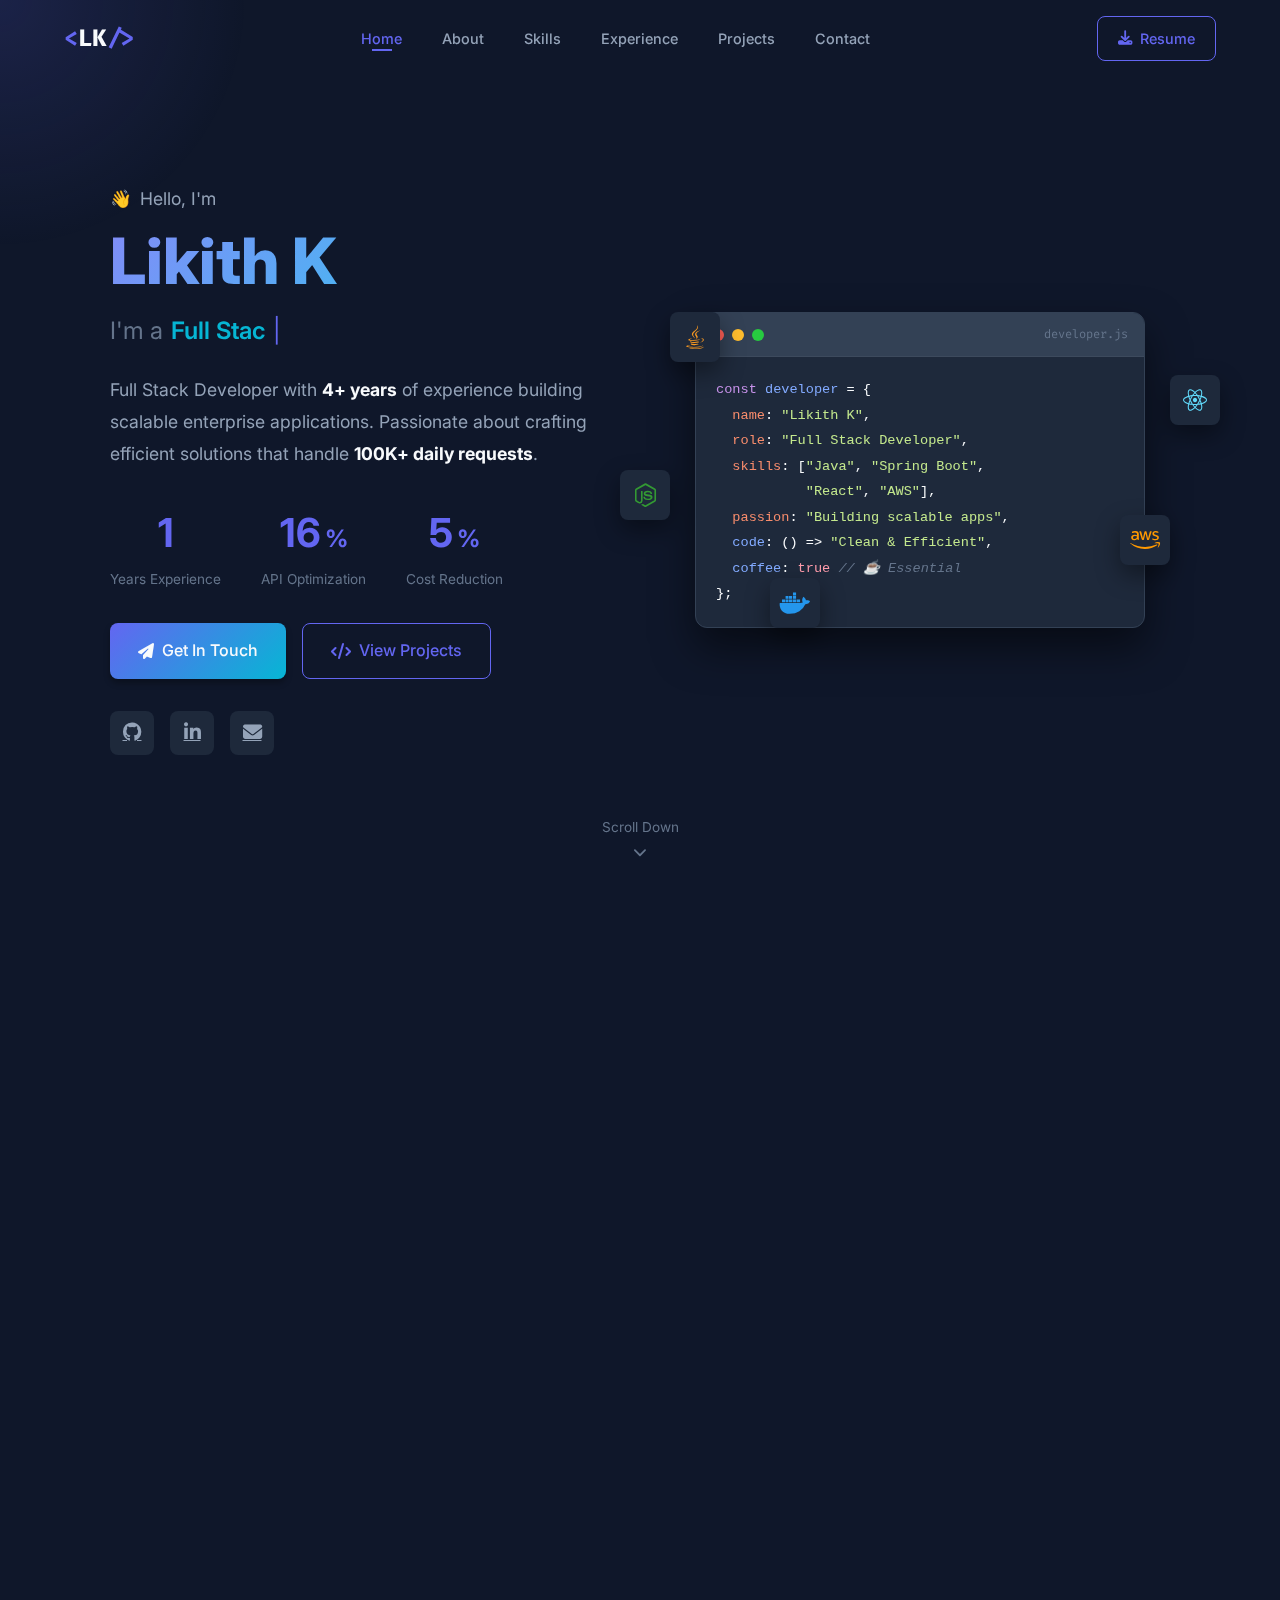
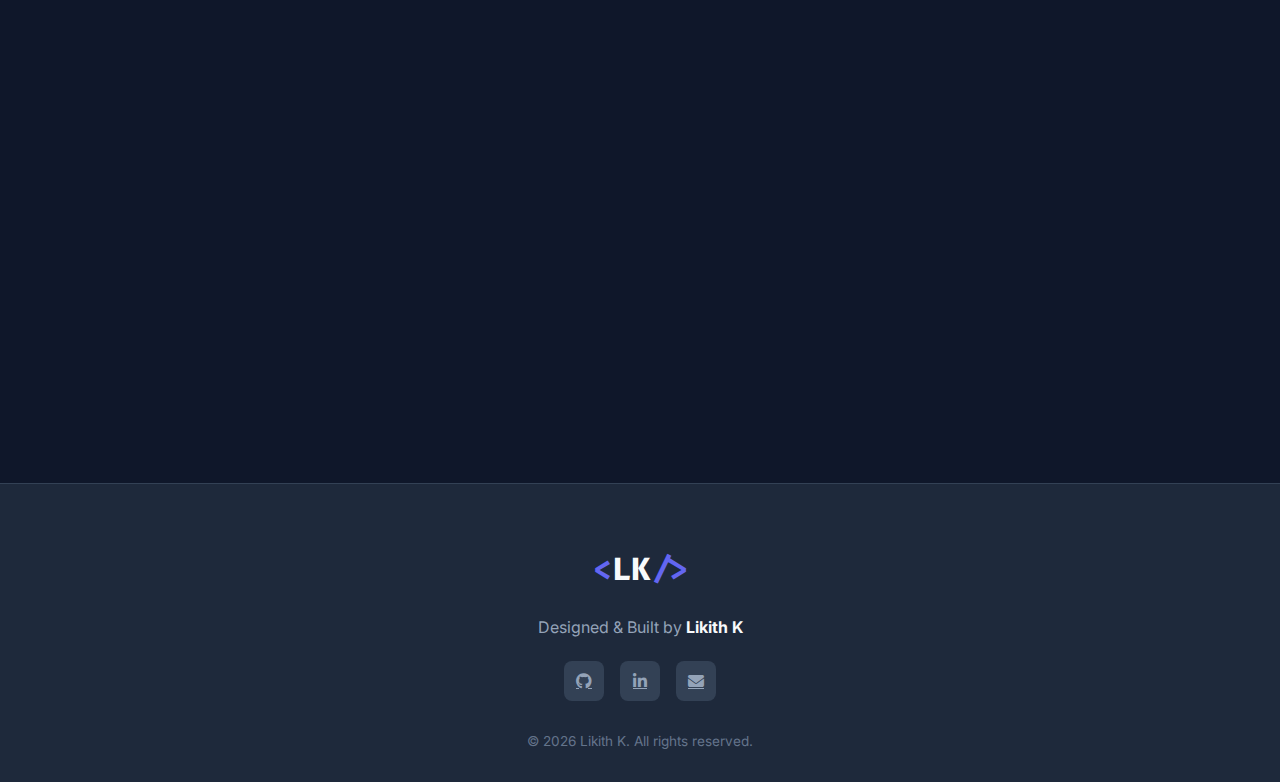
<file: index.html>
<!DOCTYPE html>
<html lang="en">
<head>
    <meta charset="UTF-8">
    <meta name="viewport" content="width=device-width, initial-scale=1.0">
    <meta name="description" content="Likith K - Full Stack Developer Portfolio. 4+ years of experience in Java, Spring Boot, React, and cloud technologies.">
    <meta name="keywords" content="Full Stack Developer, Java, Spring Boot, React, Software Engineer">
    <meta name="author" content="Likith K">
    
    <title>Likith K | Full Stack Developer</title>
    
    <!-- Favicon -->
    <link rel="icon" type="image/svg+xml" href="assets/images/favicon.svg">
    
    <!-- Google Fonts -->
    <link rel="preconnect" href="https://fonts.googleapis.com">
    <link rel="preconnect" href="https://fonts.gstatic.com" crossorigin>
    <link href="https://fonts.googleapis.com/css2?family=Inter:wght@300;400;500;600;700;800&family=Fira+Code:wght@400;500&display=swap" rel="stylesheet">
    
    <!-- Icons -->
    <link rel="stylesheet" href="https://cdnjs.cloudflare.com/ajax/libs/font-awesome/6.5.1/css/all.min.css">
    
    <!-- Styles -->
    <link rel="stylesheet" href="assets/css/style.css">
</head>
<body>
    <!-- Cursor Glow Effect -->
    <div class="cursor-glow" id="cursorGlow"></div>
    
    <!-- Navigation -->
    <nav class="navbar" id="navbar">
        <div class="nav-container">
            <a href="#home" class="nav-logo">
                <span class="logo-bracket">&lt;</span>LK<span class="logo-bracket">/&gt;</span>
            </a>
            
            <ul class="nav-menu" id="navMenu">
                <li><a href="#home" class="nav-link active">Home</a></li>
                <li><a href="#about" class="nav-link">About</a></li>
                <li><a href="#skills" class="nav-link">Skills</a></li>
                <li><a href="#experience" class="nav-link">Experience</a></li>
                <li><a href="#projects" class="nav-link">Projects</a></li>
                <li><a href="#contact" class="nav-link">Contact</a></li>
            </ul>
            
            <a href="assets/resume/Likith%20K%20-%20Full%20Stack%20Developer%20Resume.pdf" class="nav-resume-btn" download>
                <i class="fas fa-download"></i> Resume
            </a>
            
            <button class="nav-toggle" id="navToggle" aria-label="Toggle navigation">
                <span class="hamburger"></span>
            </button>
        </div>
    </nav>

    <!-- Hero Section -->
    <section id="home" class="hero">
        <div class="hero-container">
            <div class="hero-content">
                <p class="hero-greeting">
                    <span class="wave">👋</span> Hello, I'm
                </p>
                <h1 class="hero-name">Likith K</h1>
                <div class="hero-title-wrapper">
                    <span class="hero-title-prefix">I'm a</span>
                    <span class="hero-title" id="typedText"></span>
                    <span class="cursor-blink">|</span>
                </div>
                <p class="hero-description">
                    Full Stack Developer with <strong>4+ years</strong> of experience building scalable enterprise applications. 
                    Passionate about crafting efficient solutions that handle <strong>100K+ daily requests</strong>.
                </p>
                <div class="hero-stats">
                    <div class="stat-item">
                        <span class="stat-number" data-count="4">0</span>
                        <span class="stat-label">Years Experience</span>
                    </div>
                    <div class="stat-item">
                        <span class="stat-number" data-count="45">0</span>
                        <span class="stat-suffix">%</span>
                        <span class="stat-label">API Optimization</span>
                    </div>
                    <div class="stat-item">
                        <span class="stat-number" data-count="15">0</span>
                        <span class="stat-suffix">%</span>
                        <span class="stat-label">Cost Reduction</span>
                    </div>
                </div>
                <div class="hero-cta">
                    <a href="#contact" class="btn btn-primary">
                        <i class="fas fa-paper-plane"></i> Get In Touch
                    </a>
                    <a href="#projects" class="btn btn-secondary">
                        <i class="fas fa-code"></i> View Projects
                    </a>
                </div>
                <div class="hero-social">
                    <a href="https://github.com/Likith0111" target="_blank" rel="noopener noreferrer" aria-label="GitHub">
                        <i class="fab fa-github"></i>
                    </a>
                    <a href="https://www.linkedin.com/in/likithck/" target="_blank" rel="noopener noreferrer" aria-label="LinkedIn">
                        <i class="fab fa-linkedin-in"></i>
                    </a>
                    <a href="mailto:kancharlalikith@gmail.com" aria-label="Email">
                        <i class="fas fa-envelope"></i>
                    </a>
                </div>
            </div>
            <div class="hero-visual">
                <div class="code-window">
                    <div class="code-header">
                        <span class="code-dot red"></span>
                        <span class="code-dot yellow"></span>
                        <span class="code-dot green"></span>
                        <span class="code-title">developer.js</span>
                    </div>
                    <pre class="code-content"><code><span class="code-keyword">const</span> <span class="code-variable">developer</span> = {
  <span class="code-property">name</span>: <span class="code-string">"Likith K"</span>,
  <span class="code-property">role</span>: <span class="code-string">"Full Stack Developer"</span>,
  <span class="code-property">skills</span>: [<span class="code-string">"Java"</span>, <span class="code-string">"Spring Boot"</span>, 
           <span class="code-string">"React"</span>, <span class="code-string">"AWS"</span>],
  <span class="code-property">passion</span>: <span class="code-string">"Building scalable apps"</span>,
  <span class="code-method">code</span>: () => <span class="code-string">"Clean & Efficient"</span>,
  <span class="code-method">coffee</span>: <span class="code-boolean">true</span> <span class="code-comment">// ☕ Essential</span>
};</code></pre>
                </div>
                <div class="floating-icons">
                    <div class="float-icon icon-java"><i class="fab fa-java"></i></div>
                    <div class="float-icon icon-react"><i class="fab fa-react"></i></div>
                    <div class="float-icon icon-aws"><i class="fab fa-aws"></i></div>
                    <div class="float-icon icon-docker"><i class="fab fa-docker"></i></div>
                    <div class="float-icon icon-node"><i class="fab fa-node-js"></i></div>
                </div>
            </div>
        </div>
        <div class="scroll-indicator">
            <span>Scroll Down</span>
            <i class="fas fa-chevron-down"></i>
        </div>
    </section>

    <!-- About Section -->
    <section id="about" class="about section">
        <div class="container">
            <h2 class="section-title">
                <span class="title-number">01.</span> About Me
            </h2>
            <div class="about-content">
                <div class="about-text">
                    <p>
                        I'm a passionate <strong>Full Stack Developer</strong> who thrives on turning complex problems into elegant, 
                        scalable solutions. With over <strong>4 years of professional experience</strong>, I've had the privilege of 
                        working on enterprise healthcare systems at <strong>Evernorth Health Services</strong>, where I architect applications that 
                        process millions of transactions daily.
                    </p>
                    <p>
                        My journey in tech started with a fascination for how software can transform businesses. Today, I specialize 
                        in building robust backend systems with <strong>Java and Spring Boot</strong>, creating dynamic user interfaces 
                        with <strong>React</strong>, and deploying scalable infrastructure on <strong>AWS</strong>.
                    </p>
                    <p>
                        When I'm not coding, I enjoy exploring new technologies, contributing to open-source projects, and 
                        mentoring aspiring developers. I believe in writing clean, maintainable code and following best practices 
                        that stand the test of time.
                    </p>
                    <div class="about-highlights">
                        <div class="highlight-item">
                            <i class="fas fa-graduation-cap"></i>
                            <div>
                                <strong>M.S. Computer Science</strong>
                                <span>University of Cincinnati (GPA: 3.8)</span>
                            </div>
                        </div>
                        <div class="highlight-item">
                            <i class="fas fa-map-marker-alt"></i>
                            <div>
                                <strong>Based in Phoenix, Arizona</strong>
                                <span>Open for opportunities</span>
                            </div>
                        </div>
                    </div>
                </div>
                <div class="about-image">
                    <div class="about-card">
                        <div class="card-icon">
                            <i class="fas fa-code"></i>
                        </div>
                        <h3>What I Do</h3>
                        <ul class="about-list">
                            <li><i class="fas fa-check"></i> Full Stack Development</li>
                            <li><i class="fas fa-check"></i> API Design & Microservices</li>
                            <li><i class="fas fa-check"></i> Cloud Architecture (AWS)</li>
                            <li><i class="fas fa-check"></i> CI/CD Pipeline Setup</li>
                            <li><i class="fas fa-check"></i> Database Optimization</li>
                            <li><i class="fas fa-check"></i> System Design</li>
                        </ul>
                    </div>
                </div>
            </div>
        </div>
    </section>

    <!-- Skills Section -->
    <section id="skills" class="skills section">
        <div class="container">
            <h2 class="section-title">
                <span class="title-number">02.</span> Technical Skills
            </h2>
            <div class="skills-grid">
                <div class="skill-category">
                    <div class="category-header">
                        <i class="fas fa-server"></i>
                        <h3>Backend Development</h3>
                    </div>
                    <div class="skill-tags">
                        <span class="skill-tag primary">Java 17</span>
                        <span class="skill-tag primary">Spring Boot 3</span>
                        <span class="skill-tag primary">Python</span>
                        <span class="skill-tag">FastAPI</span>
                        <span class="skill-tag">Pydantic</span>
                        <span class="skill-tag">Spring Security</span>
                        <span class="skill-tag">Node.js</span>
                        <span class="skill-tag">REST APIs</span>
                        <span class="skill-tag">GraphQL</span>
                        <span class="skill-tag">Microservices</span>
                    </div>
                </div>
                
                <div class="skill-category">
                    <div class="category-header">
                        <i class="fas fa-desktop"></i>
                        <h3>Frontend Development</h3>
                    </div>
                    <div class="skill-tags">
                        <span class="skill-tag primary">React 18</span>
                        <span class="skill-tag primary">JavaScript ES6+</span>
                        <span class="skill-tag">TypeScript</span>
                        <span class="skill-tag">Redux</span>
                        <span class="skill-tag">Next.js</span>
                        <span class="skill-tag">HTML5</span>
                        <span class="skill-tag">CSS3</span>
                        <span class="skill-tag">Material-UI</span>
                    </div>
                </div>
                
                <div class="skill-category">
                    <div class="category-header">
                        <i class="fas fa-database"></i>
                        <h3>Databases</h3>
                    </div>
                    <div class="skill-tags">
                        <span class="skill-tag primary">PostgreSQL</span>
                        <span class="skill-tag primary">MongoDB</span>
                        <span class="skill-tag">MySQL</span>
                        <span class="skill-tag">Redis</span>
                        <span class="skill-tag">Elasticsearch</span>
                    </div>
                </div>
                
                <div class="skill-category">
                    <div class="category-header">
                        <i class="fas fa-cloud"></i>
                        <h3>Cloud & DevOps</h3>
                    </div>
                    <div class="skill-tags">
                        <span class="skill-tag primary">AWS</span>
                        <span class="skill-tag primary">Docker</span>
                        <span class="skill-tag">Kubernetes</span>
                        <span class="skill-tag">Jenkins</span>
                        <span class="skill-tag">Terraform</span>
                        <span class="skill-tag">GitHub Actions</span>
                        <span class="skill-tag">CI/CD</span>
                    </div>
                </div>
                
                <div class="skill-category">
                    <div class="category-header">
                        <i class="fas fa-tools"></i>
                        <h3>Tools & Practices</h3>
                    </div>
                    <div class="skill-tags">
                        <span class="skill-tag">Git</span>
                        <span class="skill-tag">JIRA</span>
                        <span class="skill-tag">Postman</span>
                        <span class="skill-tag">Agile/Scrum</span>
                        <span class="skill-tag">TDD</span>
                        <span class="skill-tag">System Design</span>
                        <span class="skill-tag">Code Review</span>
                    </div>
                </div>
            </div>
        </div>
    </section>

    <!-- Experience Section -->
    <section id="experience" class="experience section">
        <div class="container">
            <h2 class="section-title">
                <span class="title-number">03.</span> Work Experience
            </h2>
            <div class="timeline">
                <div class="timeline-item">
                    <div class="timeline-marker">
                        <i class="fas fa-briefcase"></i>
                    </div>
                    <div class="timeline-content">
                        <div class="timeline-header">
                            <div>
                                <h3>Full Stack Developer</h3>
                                <p class="company">Evernorth Health Services</p>
                            </div>
                            <span class="timeline-date">Jun 2025 - Present</span>
                        </div>
                        <p class="location"><i class="fas fa-map-marker-alt"></i> Dallas, TX</p>
                        <ul class="timeline-list">
                            <li>Architect enterprise healthcare applications using <strong>Java 17, Spring Boot 3, and React 18</strong>, supporting <strong>100K+ daily requests</strong> with 99.9% uptime</li>
                            <li>Consolidated business logic into unified Product API, <strong>reducing API calls by 45%</strong> and eliminating duplication across 12+ applications</li>
                            <li>Designed microservices with PostgreSQL and Redis caching, achieving <strong>15% cost reduction</strong> in cloud infrastructure</li>
                            <li>Implemented CI/CD pipelines using Docker, Jenkins, and AWS (ECS, Lambda, S3), reducing deployment time by 60%</li>
                            <li>Ensured HIPAA compliance through secure coding practices, JWT authentication, and audit logging</li>
                        </ul>
                        <div class="tech-used">
                            <span>Java</span>
                            <span>Spring Boot</span>
                            <span>React</span>
                            <span>AWS</span>
                            <span>Docker</span>
                            <span>PostgreSQL</span>
                        </div>
                    </div>
                </div>
                
                <div class="timeline-item">
                    <div class="timeline-marker">
                        <i class="fas fa-university"></i>
                    </div>
                    <div class="timeline-content">
                        <div class="timeline-header">
                            <div>
                                <h3>Graduate Teaching Assistant</h3>
                                <p class="company">University of Cincinnati</p>
                            </div>
                            <span class="timeline-date">Aug 2023 - May 2025</span>
                        </div>
                        <p class="location"><i class="fas fa-map-marker-alt"></i> Cincinnati, OH</p>
                        <ul class="timeline-list">
                            <li>Developed and maintained Java-based academic applications and course management tools, improving system performance by 30%</li>
                            <li>Automated data processing and grading workflows using Python and SQL, reducing manual processing time by 50%</li>
                            <li>Supported lab infrastructure and development environments for graduate-level CS courses</li>
                            <li>Collaborated with faculty to design and deploy software engineering curriculum tools and assignments</li>
                            <li>Conducted code reviews and provided technical guidance on Java, databases, and best practices</li>
                        </ul>
                        <div class="tech-used">
                            <span>Java</span>
                            <span>Python</span>
                            <span>SQL</span>
                            <span>Teaching</span>
                        </div>
                    </div>
                </div>
                
                <div class="timeline-item">
                    <div class="timeline-marker">
                        <i class="fas fa-laptop-code"></i>
                    </div>
                    <div class="timeline-content">
                        <div class="timeline-header">
                            <div>
                                <h3>Software Engineer</h3>
                                <p class="company">BDM Solutions</p>
                            </div>
                            <span class="timeline-date">Apr 2022 - Jul 2023</span>
                        </div>
                        <p class="location"><i class="fas fa-map-marker-alt"></i> Chennai, India</p>
                        <ul class="timeline-list">
                            <li>Built end-to-end web applications using Java, Spring Boot, React, and Node.js, delivering 15+ features</li>
                            <li>Designed scalable RESTful APIs improving response time by 40% through caching and query optimization</li>
                            <li>Developed responsive UIs with React, Redux, and Material-UI ensuring cross-browser compatibility</li>
                            <li>Optimized database queries in PostgreSQL and MongoDB, reducing query execution time by 35%</li>
                            <li>Participated in agile ceremonies, code reviews, and sprint planning to ensure on-time delivery</li>
                        </ul>
                        <div class="tech-used">
                            <span>Java</span>
                            <span>Spring Boot</span>
                            <span>React</span>
                            <span>Node.js</span>
                            <span>MongoDB</span>
                        </div>
                    </div>
                </div>
            </div>
        </div>
    </section>

    <!-- Projects Section -->
    <section id="projects" class="projects section">
        <div class="container">
            <h2 class="section-title">
                <span class="title-number">04.</span> Featured Projects
            </h2>
            <div class="projects-grid">
                <article class="project-card featured">
                    <div class="project-image">
                        <div class="project-overlay">
                            <div class="project-links">
                                <a href="https://github.com/Likith0111/aws-serverless-expense-approval" target="_blank" rel="noopener noreferrer" class="project-link">
                                    <i class="fab fa-github"></i>
                                </a>
                            </div>
                        </div>
                        <div class="project-visual">
                            <i class="fab fa-aws"></i>
                        </div>
                    </div>
                    <div class="project-content">
                        <span class="project-label">Featured Project</span>
                        <h3>Serverless Expense Approval Workflow</h3>
                        <p class="project-description">
                            A production-grade <strong>serverless backend system</strong> that processes employee expense claims using 
                            <strong>AWS Lambda and Step Functions</strong>. Validates expense structure, enforces corporate spending policies, 
                            applies rule-based fraud detection heuristics with a risk scoring engine (0–100 scale), and automatically 
                            renders approval decisions — all without human intervention for routine claims.
                        </p>
                        <div class="project-features">
                            <span><i class="fas fa-check"></i> Multi-step Step Functions Workflow</span>
                            <span><i class="fas fa-check"></i> Parallel Policy & Fraud Checks</span>
                            <span><i class="fas fa-check"></i> Rule-based Fraud Detection</span>
                            <span><i class="fas fa-check"></i> Terraform IaC (AWS)</span>
                            <span><i class="fas fa-check"></i> 100% Free Tier Compliant</span>
                        </div>
                        <div class="project-tech">
                            <span>TypeScript</span>
                            <span>AWS Lambda</span>
                            <span>Step Functions</span>
                            <span>API Gateway</span>
                            <span>DynamoDB</span>
                            <span>Terraform</span>
                        </div>
                    </div>
                </article>

                <article class="project-card featured">
                    <div class="project-image">
                        <div class="project-overlay">
                            <div class="project-links">
                                <a href="https://github.com/Likith0111/Clinical-AI-adverse-event-detection" target="_blank" rel="noopener noreferrer" class="project-link">
                                    <i class="fab fa-github"></i>
                                </a>
                            </div>
                        </div>
                        <div class="project-visual">
                            <i class="fas fa-robot"></i>
                        </div>
                    </div>
                    <div class="project-content">
                        <span class="project-label">Featured Project</span>
                        <h3>AI Adverse Event Detection</h3>
                        <p class="project-description">
                            <strong>Python/FastAPI</strong> REST API that analyzes reported symptoms to detect potential adverse events with 
                            <strong>92% accuracy</strong>. Clinical decision engine with rule-based safety screening (e.g. low O2, hypotension), 
                            multi-LLM support (OpenAI GPT-4 / Anthropic Claude), Pydantic validation, JWT/RBAC, and JSONL audit logging. 
                            Deployed on AWS via Terraform (EC2, S3, VPC, CloudWatch).
                        </p>
                        <div class="project-features">
                            <span><i class="fas fa-check"></i> Batch Processing (1–10 patients/request)</span>
                            <span><i class="fas fa-check"></i> Multi-LLM (OpenAI / Anthropic / Mock)</span>
                            <span><i class="fas fa-check"></i> Rule-based Safety Screening</span>
                            <span><i class="fas fa-check"></i> JWT Auth & RBAC</span>
                            <span><i class="fas fa-check"></i> Terraform IaC (AWS)</span>
                        </div>
                        <div class="project-tech">
                            <span>Python 3.10+</span>
                            <span>FastAPI</span>
                            <span>Pydantic</span>
                            <span>OpenAI</span>
                            <span>Anthropic</span>
                            <span>Terraform</span>
                            <span>AWS</span>
                            <span>Pytest</span>
                        </div>
                    </div>
                </article>
                
                <article class="project-card featured">
                    <div class="project-image">
                        <div class="project-overlay">
                            <div class="project-links">
                                <a href="https://github.com/Likith0111/JavaApplication" target="_blank" rel="noopener noreferrer" class="project-link">
                                    <i class="fab fa-github"></i>
                                </a>
                            </div>
                        </div>
                        <div class="project-visual">
                            <i class="fas fa-layer-group"></i>
                        </div>
                    </div>
                    <div class="project-content">
                        <span class="project-label">Featured Project</span>
                        <h3>Enterprise Full Stack Applications Suite</h3>
                        <p class="project-description">
                            A comprehensive monorepo containing <strong>4 microservices-ready applications</strong>: E-Commerce, 
                            Food Ordering, Event Booking, and Job Portal. Demonstrates clean architecture, SOLID principles, 
                            and enterprise-grade security with JWT authentication and RBAC.
                        </p>
                        <div class="project-features">
                            <span><i class="fas fa-check"></i> 4 Business Domains</span>
                            <span><i class="fas fa-check"></i> Clean Architecture & SOLID</span>
                            <span><i class="fas fa-check"></i> 100% JavaDoc Coverage</span>
                            <span><i class="fas fa-check"></i> JWT Auth & RBAC</span>
                            <span><i class="fas fa-check"></i> CI/CD Pipeline</span>
                        </div>
                        <div class="project-tech">
                            <span>Java</span>
                            <span>Spring Boot</span>
                            <span>React</span>
                            <span>PostgreSQL</span>
                            <span>Docker</span>
                            <span>GitHub Actions</span>
                        </div>
                    </div>
                </article>
            </div>
        </div>
    </section>

    <!-- Contact Section -->
    <section id="contact" class="contact section">
        <div class="container">
            <h2 class="section-title">
                <span class="title-number">05.</span> Get In Touch
            </h2>
            <div class="contact-content">
                <div class="contact-info">
                    <h3>Let's Connect!</h3>
                    <p>
                        I'm currently open to new opportunities and always happy to discuss potential collaborations, 
                        interesting projects, or just chat about technology. Feel free to reach out!
                    </p>
                    <div class="contact-details">
                        <div class="contact-item">
                            <div class="contact-icon">
                                <i class="fas fa-envelope"></i>
                            </div>
                            <div>
                                <span class="contact-label">Email</span>
                                <a href="mailto:kancharlalikith@gmail.com">kancharlalikith@gmail.com</a>
                            </div>
                        </div>
                        <div class="contact-item">
                            <div class="contact-icon">
                                <i class="fas fa-phone"></i>
                            </div>
                            <div>
                                <span class="contact-label">Phone</span>
                                <a href="tel:+15133997502">(513) 399-7502</a>
                            </div>
                        </div>
                        <div class="contact-item">
                            <div class="contact-icon">
                                <i class="fas fa-map-marker-alt"></i>
                            </div>
                            <div>
                                <span class="contact-label">Location</span>
                                <span>Based in Phoenix, Arizona</span>
                            </div>
                        </div>
                    </div>
                    <div class="contact-social">
                        <a href="https://github.com/Likith0111" target="_blank" rel="noopener noreferrer" aria-label="GitHub">
                            <i class="fab fa-github"></i>
                        </a>
                        <a href="https://www.linkedin.com/in/likithck/" target="_blank" rel="noopener noreferrer" aria-label="LinkedIn">
                            <i class="fab fa-linkedin-in"></i>
                        </a>
                        <a href="mailto:kancharlalikith@gmail.com" aria-label="Email">
                            <i class="fas fa-envelope"></i>
                        </a>
                    </div>
                </div>
                <form class="contact-form" id="contactForm">
                    <div class="form-group">
                        <label for="name">Name</label>
                        <input type="text" id="name" name="name" placeholder="Your Name" required>
                    </div>
                    <div class="form-group">
                        <label for="email">Email</label>
                        <input type="email" id="email" name="email" placeholder="your.email@example.com" required>
                    </div>
                    <div class="form-group">
                        <label for="subject">Subject</label>
                        <input type="text" id="subject" name="subject" placeholder="What's this about?">
                    </div>
                    <div class="form-group">
                        <label for="message">Message</label>
                        <textarea id="message" name="message" rows="5" placeholder="Your message..." required></textarea>
                    </div>
                    <button type="submit" class="btn btn-primary btn-submit">
                        <i class="fas fa-paper-plane"></i> Send Message
                    </button>
                </form>
            </div>
        </div>
    </section>

    <!-- Footer -->
    <footer class="footer">
        <div class="container">
            <div class="footer-content">
                <div class="footer-logo">
                    <span class="logo-bracket">&lt;</span>LK<span class="logo-bracket">/&gt;</span>
                </div>
                <p class="footer-text">
                    Designed & Built by <strong>Likith K</strong>
                </p>
                <div class="footer-social">
                    <a href="https://github.com/Likith0111" target="_blank" rel="noopener noreferrer" aria-label="GitHub">
                        <i class="fab fa-github"></i>
                    </a>
                    <a href="https://www.linkedin.com/in/likithck/" target="_blank" rel="noopener noreferrer" aria-label="LinkedIn">
                        <i class="fab fa-linkedin-in"></i>
                    </a>
                    <a href="mailto:kancharlalikith@gmail.com" aria-label="Email">
                        <i class="fas fa-envelope"></i>
                    </a>
                </div>
                <p class="footer-copyright">
                    &copy; <span id="currentYear"></span> Likith K. All rights reserved.
                </p>
            </div>
        </div>
    </footer>

    <!-- Back to Top Button -->
    <button class="back-to-top" id="backToTop" aria-label="Back to top">
        <i class="fas fa-arrow-up"></i>
    </button>

    <!-- Scripts -->
    <script src="assets/js/main.js"></script>
</body>
</html>
</file>
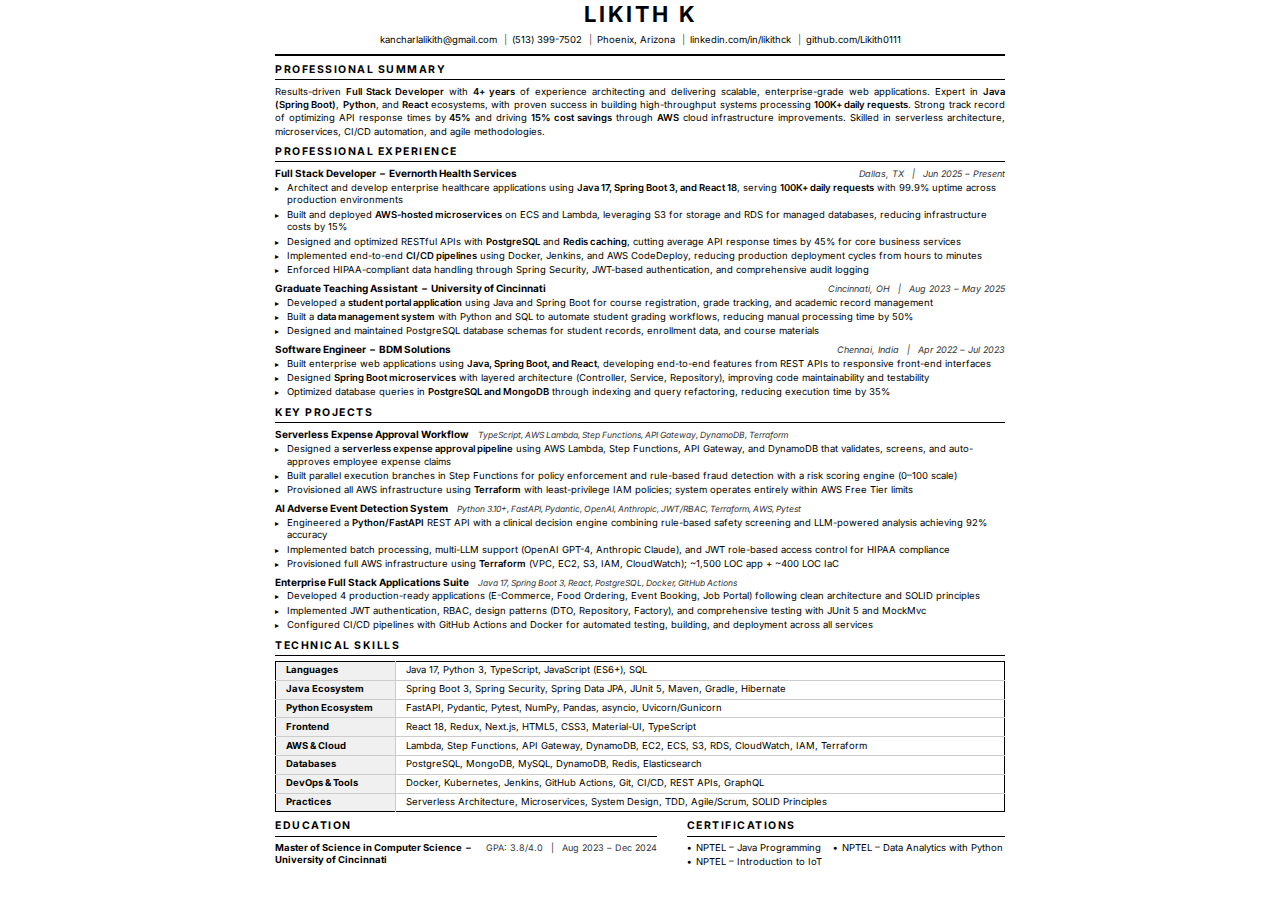
<file: assets/resume/Likith_K_Resume.html>
<!DOCTYPE html>
<html lang="en">
<head>
    <meta charset="UTF-8">
    <meta name="viewport" content="width=device-width, initial-scale=1.0">
    <title>Likith K - Full Stack Developer Resume</title>
    <link href="https://fonts.googleapis.com/css2?family=Inter:wght@400;500;600;700&display=swap" rel="stylesheet">
    <style>
        * {
            margin: 0;
            padding: 0;
            box-sizing: border-box;
        }

        @page {
            size: letter;
            margin: 0.35in 0.45in;
        }

        body {
            font-family: 'Inter', -apple-system, BlinkMacSystemFont, 'Segoe UI', sans-serif;
            font-size: 10px;
            line-height: 1.35;
            color: #000;
            background: #fff;
            -webkit-print-color-adjust: exact;
            print-color-adjust: exact;
        }

        .container {
            max-width: 7.6in;
            margin: 0 auto;
            padding: 0;
        }

        /* ── Header ── */
        .header {
            text-align: center;
            padding-bottom: 7px;
            border-bottom: 2px solid #000;
            margin-bottom: 6px;
        }

        .name {
            font-size: 22px;
            font-weight: 700;
            color: #000;
            letter-spacing: 3px;
            margin-bottom: 4px;
        }

        .contact-info {
            display: flex;
            justify-content: center;
            flex-wrap: wrap;
            gap: 3px 7px;
            font-size: 9.5px;
            color: #000;
        }

        .contact-info a {
            color: #000;
            text-decoration: none;
        }

        .contact-item {
            display: inline-flex;
            align-items: center;
        }

        .contact-item + .contact-item::before {
            content: "|";
            color: #555;
            margin-right: 5px;
        }

        /* ── Sections ── */
        .section {
            margin-top: 7px;
        }

        .section-title {
            font-size: 10.5px;
            font-weight: 700;
            color: #000;
            text-transform: uppercase;
            letter-spacing: 1.5px;
            padding-bottom: 2px;
            border-bottom: 1.5px solid #000;
            margin-bottom: 5px;
        }

        /* ── Summary ── */
        .summary {
            font-size: 9.5px;
            color: #000;
            line-height: 1.4;
            text-align: justify;
        }

        .highlight {
            font-weight: 600;
        }

        /* ── Experience ── */
        .exp-item {
            margin-bottom: 5px;
        }

        .exp-header {
            display: flex;
            justify-content: space-between;
            align-items: baseline;
            margin-bottom: 1px;
        }

        .exp-role {
            font-size: 10px;
            font-weight: 700;
            color: #000;
        }

        .exp-company {
            font-weight: 700;
        }

        .exp-meta {
            font-size: 9px;
            color: #333;
            font-style: italic;
            white-space: nowrap;
        }

        .bullet-list {
            list-style: none;
            padding-left: 0;
        }

        .bullet-list li {
            position: relative;
            padding-left: 12px;
            margin-bottom: 1.5px;
            font-size: 9.5px;
            color: #000;
            line-height: 1.35;
        }

        .bullet-list li::before {
            content: "▸";
            position: absolute;
            left: 0;
            top: 0;
            color: #000;
            font-size: 8px;
            line-height: 1.6;
        }

        /* ── Projects ── */
        .proj-item {
            margin-bottom: 5px;
        }

        .proj-header {
            margin-bottom: 1px;
        }

        .proj-title {
            font-size: 10px;
            font-weight: 700;
            color: #000;
        }

        .proj-tech {
            font-size: 8.5px;
            color: #333;
            font-style: italic;
            margin-left: 6px;
        }

        /* ── Skills Table ── */
        .skills-table {
            width: 100%;
            border-collapse: collapse;
            font-size: 9.5px;
            border: 1.5px solid #000;
        }

        .skills-table tr {
            border-bottom: 1px solid #ccc;
        }

        .skills-table tr:last-child {
            border-bottom: none;
        }

        .skills-table td {
            padding: 2.5px 10px;
            vertical-align: middle;
            color: #000;
        }

        .skills-table .s-label {
            font-weight: 700;
            background-color: #f0f0f0;
            width: 120px;
            white-space: nowrap;
            border-right: 1px solid #ccc;
        }

        .skills-table .s-value {
            color: #000;
        }

        /* ── Education & Certs ── */
        .bottom-row {
            display: flex;
            gap: 30px;
            margin-top: 7px;
        }

        .bottom-row .section {
            margin-top: 0;
        }

        .bottom-row .section:first-child {
            flex: 1.2;
        }

        .bottom-row .section:last-child {
            flex: 1;
        }

        .edu-row {
            display: flex;
            justify-content: space-between;
            align-items: baseline;
        }

        .edu-degree {
            font-size: 9.5px;
            font-weight: 700;
            color: #000;
        }

        .edu-meta {
            font-size: 9px;
            color: #333;
            white-space: nowrap;
        }

        .cert-list {
            display: flex;
            flex-wrap: wrap;
            gap: 2px 12px;
            font-size: 9.5px;
            color: #000;
        }

        .cert-item::before {
            content: "•";
            margin-right: 4px;
            font-weight: 700;
        }

        /* ── Print ── */
        @media print {
            body { font-size: 10px; }
            .container { padding: 0; }
        }
    </style>
</head>
<body>
    <div class="container">

        <!-- ════ HEADER ════ -->
        <header class="header">
            <h1 class="name">LIKITH K</h1>
            <div class="contact-info">
                <span class="contact-item"><a href="mailto:kancharlalikith@gmail.com">kancharlalikith@gmail.com</a></span>
                <span class="contact-item">(513) 399-7502</span>
                <span class="contact-item">Phoenix, Arizona</span>
                <span class="contact-item"><a href="https://www.linkedin.com/in/likithck/" target="_blank">linkedin.com/in/likithck</a></span>
                <span class="contact-item"><a href="https://github.com/Likith0111" target="_blank">github.com/Likith0111</a></span>
            </div>
        </header>

        <!-- ════ SUMMARY ════ -->
        <section class="section">
            <h2 class="section-title">Professional Summary</h2>
            <p class="summary">
                Results-driven <span class="highlight">Full Stack Developer</span> with <span class="highlight">4+ years</span> of experience architecting and delivering scalable, enterprise-grade web applications. Expert in <span class="highlight">Java (Spring Boot)</span>, <span class="highlight">Python</span>, and <span class="highlight">React</span> ecosystems, with proven success in building high-throughput systems processing <span class="highlight">100K+ daily requests</span>. Strong track record of optimizing API response times by <span class="highlight">45%</span> and driving <span class="highlight">15% cost savings</span> through <span class="highlight">AWS</span> cloud infrastructure improvements. Skilled in serverless architecture, microservices, CI/CD automation, and agile methodologies.
            </p>
        </section>

        <!-- ════ EXPERIENCE ════ -->
        <section class="section">
            <h2 class="section-title">Professional Experience</h2>

            <div class="exp-item">
                <div class="exp-header">
                    <span class="exp-role">Full Stack Developer &nbsp;–&nbsp; <span class="exp-company">Evernorth Health Services</span></span>
                    <span class="exp-meta">Dallas, TX &ensp;|&ensp; Jun 2025 – Present</span>
                </div>
                <ul class="bullet-list">
                    <li>Architect and develop enterprise healthcare applications using <span class="highlight">Java 17, Spring Boot 3, and React 18</span>, serving <span class="highlight">100K+ daily requests</span> with 99.9% uptime across production environments</li>
                    <li>Built and deployed <span class="highlight">AWS-hosted microservices</span> on ECS and Lambda, leveraging S3 for storage and RDS for managed databases, reducing infrastructure costs by 15%</li>
                    <li>Designed and optimized RESTful APIs with <span class="highlight">PostgreSQL</span> and <span class="highlight">Redis caching</span>, cutting average API response times by 45% for core business services</li>
                    <li>Implemented end-to-end <span class="highlight">CI/CD pipelines</span> using Docker, Jenkins, and AWS CodeDeploy, reducing production deployment cycles from hours to minutes</li>
                    <li>Enforced HIPAA-compliant data handling through Spring Security, JWT-based authentication, and comprehensive audit logging</li>
                </ul>
            </div>

            <div class="exp-item">
                <div class="exp-header">
                    <span class="exp-role">Graduate Teaching Assistant &nbsp;–&nbsp; <span class="exp-company">University of Cincinnati</span></span>
                    <span class="exp-meta">Cincinnati, OH &ensp;|&ensp; Aug 2023 – May 2025</span>
                </div>
                <ul class="bullet-list">
                    <li>Developed a <span class="highlight">student portal application</span> using Java and Spring Boot for course registration, grade tracking, and academic record management</li>
                    <li>Built a <span class="highlight">data management system</span> with Python and SQL to automate student grading workflows, reducing manual processing time by 50%</li>
                    <li>Designed and maintained PostgreSQL database schemas for student records, enrollment data, and course materials</li>
                </ul>
            </div>

            <div class="exp-item">
                <div class="exp-header">
                    <span class="exp-role">Software Engineer &nbsp;–&nbsp; <span class="exp-company">BDM Solutions</span></span>
                    <span class="exp-meta">Chennai, India &ensp;|&ensp; Apr 2022 – Jul 2023</span>
                </div>
                <ul class="bullet-list">
                    <li>Built enterprise web applications using <span class="highlight">Java, Spring Boot, and React</span>, developing end-to-end features from REST APIs to responsive front-end interfaces</li>
                    <li>Designed <span class="highlight">Spring Boot microservices</span> with layered architecture (Controller, Service, Repository), improving code maintainability and testability</li>
                    <li>Optimized database queries in <span class="highlight">PostgreSQL and MongoDB</span> through indexing and query refactoring, reducing execution time by 35%</li>
                </ul>
            </div>
        </section>

        <!-- ════ PROJECTS ════ -->
        <section class="section">
            <h2 class="section-title">Key Projects</h2>

            <div class="proj-item">
                <div class="proj-header">
                    <span class="proj-title">Serverless Expense Approval Workflow</span>
                    <span class="proj-tech">TypeScript, AWS Lambda, Step Functions, API Gateway, DynamoDB, Terraform</span>
                </div>
                <ul class="bullet-list">
                    <li>Designed a <span class="highlight">serverless expense approval pipeline</span> using AWS Lambda, Step Functions, API Gateway, and DynamoDB that validates, screens, and auto-approves employee expense claims</li>
                    <li>Built parallel execution branches in Step Functions for policy enforcement and rule-based fraud detection with a risk scoring engine (0–100 scale)</li>
                    <li>Provisioned all AWS infrastructure using <span class="highlight">Terraform</span> with least-privilege IAM policies; system operates entirely within AWS Free Tier limits</li>
                </ul>
            </div>

            <div class="proj-item">
                <div class="proj-header">
                    <span class="proj-title">AI Adverse Event Detection System</span>
                    <span class="proj-tech">Python 3.10+, FastAPI, Pydantic, OpenAI, Anthropic, JWT/RBAC, Terraform, AWS, Pytest</span>
                </div>
                <ul class="bullet-list">
                    <li>Engineered a <span class="highlight">Python/FastAPI</span> REST API with a clinical decision engine combining rule-based safety screening and LLM-powered analysis achieving 92% accuracy</li>
                    <li>Implemented batch processing, multi-LLM support (OpenAI GPT-4, Anthropic Claude), and JWT role-based access control for HIPAA compliance</li>
                    <li>Provisioned full AWS infrastructure using <span class="highlight">Terraform</span> (VPC, EC2, S3, IAM, CloudWatch); ~1,500 LOC app + ~400 LOC IaC</li>
                </ul>
            </div>

            <div class="proj-item">
                <div class="proj-header">
                    <span class="proj-title">Enterprise Full Stack Applications Suite</span>
                    <span class="proj-tech">Java 17, Spring Boot 3, React, PostgreSQL, Docker, GitHub Actions</span>
                </div>
                <ul class="bullet-list">
                    <li>Developed 4 production-ready applications (E-Commerce, Food Ordering, Event Booking, Job Portal) following clean architecture and SOLID principles</li>
                    <li>Implemented JWT authentication, RBAC, design patterns (DTO, Repository, Factory), and comprehensive testing with JUnit 5 and MockMvc</li>
                    <li>Configured CI/CD pipelines with GitHub Actions and Docker for automated testing, building, and deployment across all services</li>
                </ul>
            </div>
        </section>

        <!-- ════ TECHNICAL SKILLS ════ -->
        <section class="section">
            <h2 class="section-title">Technical Skills</h2>
            <table class="skills-table">
                <tr>
                    <td class="s-label">Languages</td>
                    <td class="s-value">Java 17, Python 3, TypeScript, JavaScript (ES6+), SQL</td>
                </tr>
                <tr>
                    <td class="s-label">Java Ecosystem</td>
                    <td class="s-value">Spring Boot 3, Spring Security, Spring Data JPA, JUnit 5, Maven, Gradle, Hibernate</td>
                </tr>
                <tr>
                    <td class="s-label">Python Ecosystem</td>
                    <td class="s-value">FastAPI, Pydantic, Pytest, NumPy, Pandas, asyncio, Uvicorn/Gunicorn</td>
                </tr>
                <tr>
                    <td class="s-label">Frontend</td>
                    <td class="s-value">React 18, Redux, Next.js, HTML5, CSS3, Material-UI, TypeScript</td>
                </tr>
                <tr>
                    <td class="s-label">AWS & Cloud</td>
                    <td class="s-value">Lambda, Step Functions, API Gateway, DynamoDB, EC2, ECS, S3, RDS, CloudWatch, IAM, Terraform</td>
                </tr>
                <tr>
                    <td class="s-label">Databases</td>
                    <td class="s-value">PostgreSQL, MongoDB, MySQL, DynamoDB, Redis, Elasticsearch</td>
                </tr>
                <tr>
                    <td class="s-label">DevOps & Tools</td>
                    <td class="s-value">Docker, Kubernetes, Jenkins, GitHub Actions, Git, CI/CD, REST APIs, GraphQL</td>
                </tr>
                <tr>
                    <td class="s-label">Practices</td>
                    <td class="s-value">Serverless Architecture, Microservices, System Design, TDD, Agile/Scrum, SOLID Principles</td>
                </tr>
            </table>
        </section>

        <!-- ════ EDUCATION & CERTIFICATIONS ════ -->
        <div class="bottom-row">
            <section class="section">
                <h2 class="section-title">Education</h2>
                <div class="edu-row">
                    <span class="edu-degree">Master of Science in Computer Science &nbsp;–&nbsp; University of Cincinnati</span>
                    <span class="edu-meta">GPA: 3.8/4.0 &ensp;|&ensp; Aug 2023 – Dec 2024</span>
                </div>
            </section>

            <section class="section">
                <h2 class="section-title">Certifications</h2>
                <div class="cert-list">
                    <span class="cert-item">NPTEL – Java Programming</span>
                    <span class="cert-item">NPTEL – Data Analytics with Python</span>
                    <span class="cert-item">NPTEL – Introduction to IoT</span>
                </div>
            </section>
        </div>

    </div>
</body>
</html>
</file>
<file: assets/css/style.css>
/* =====================================================
   LIKITH K - PORTFOLIO STYLES
   A modern, clean, professional portfolio design
   ===================================================== */

/* =====================================================
   CSS CUSTOM PROPERTIES (Variables)
   ===================================================== */
:root {
    /* Primary Colors */
    --primary: #6366f1;
    --primary-light: #818cf8;
    --primary-dark: #4f46e5;
    --primary-glow: rgba(99, 102, 241, 0.3);
    
    /* Accent Colors */
    --accent: #06b6d4;
    --accent-light: #22d3ee;
    --accent-glow: rgba(6, 182, 212, 0.3);
    
    /* Background Colors */
    --bg-primary: #0f172a;
    --bg-secondary: #1e293b;
    --bg-tertiary: #334155;
    --bg-card: #1e293b;
    
    /* Text Colors */
    --text-primary: #f8fafc;
    --text-secondary: #94a3b8;
    --text-muted: #64748b;
    
    /* Gradient */
    --gradient-primary: linear-gradient(135deg, var(--primary) 0%, var(--accent) 100%);
    --gradient-text: linear-gradient(135deg, var(--primary-light) 0%, var(--accent-light) 100%);
    
    /* Shadows */
    --shadow-sm: 0 1px 2px rgba(0, 0, 0, 0.3);
    --shadow-md: 0 4px 6px rgba(0, 0, 0, 0.3);
    --shadow-lg: 0 10px 25px rgba(0, 0, 0, 0.4);
    --shadow-xl: 0 20px 40px rgba(0, 0, 0, 0.5);
    --shadow-glow: 0 0 30px var(--primary-glow);
    
    /* Border Radius */
    --radius-sm: 4px;
    --radius-md: 8px;
    --radius-lg: 12px;
    --radius-xl: 20px;
    --radius-full: 9999px;
    
    /* Transitions */
    --transition-fast: 0.15s ease;
    --transition-normal: 0.3s ease;
    --transition-slow: 0.5s ease;
    
    /* Typography */
    --font-primary: 'Inter', -apple-system, BlinkMacSystemFont, sans-serif;
    --font-mono: 'Fira Code', 'Consolas', monospace;
    
    /* Spacing */
    --section-padding: 100px 0;
    --container-width: 1200px;
}

/* =====================================================
   RESET & BASE STYLES
   ===================================================== */
*, *::before, *::after {
    margin: 0;
    padding: 0;
    box-sizing: border-box;
}

html {
    scroll-behavior: smooth;
    scroll-padding-top: 80px;
}

body {
    font-family: var(--font-primary);
    font-size: 16px;
    line-height: 1.6;
    color: var(--text-primary);
    background-color: var(--bg-primary);
    overflow-x: hidden;
}

::selection {
    background-color: var(--primary);
    color: var(--text-primary);
}

/* Custom Scrollbar */
::-webkit-scrollbar {
    width: 8px;
}

::-webkit-scrollbar-track {
    background: var(--bg-secondary);
}

::-webkit-scrollbar-thumb {
    background: var(--primary);
    border-radius: var(--radius-full);
}

::-webkit-scrollbar-thumb:hover {
    background: var(--primary-light);
}

/* =====================================================
   UTILITY CLASSES
   ===================================================== */
.container {
    width: 100%;
    max-width: var(--container-width);
    margin: 0 auto;
    padding: 0 24px;
}

.section {
    padding: var(--section-padding);
}

.section-title {
    font-size: 2rem;
    font-weight: 700;
    margin-bottom: 50px;
    display: flex;
    align-items: center;
    gap: 12px;
}

.section-title::after {
    content: '';
    flex: 1;
    height: 1px;
    background: var(--bg-tertiary);
    max-width: 300px;
}

.title-number {
    font-family: var(--font-mono);
    font-size: 1.25rem;
    color: var(--primary);
    font-weight: 500;
}

/* =====================================================
   CURSOR GLOW EFFECT
   ===================================================== */
.cursor-glow {
    position: fixed;
    width: 500px;
    height: 500px;
    border-radius: 50%;
    background: radial-gradient(circle, var(--primary-glow) 0%, transparent 70%);
    pointer-events: none;
    z-index: 0;
    opacity: 0.5;
    transform: translate(-50%, -50%);
    transition: opacity 0.3s ease;
}

/* =====================================================
   NAVIGATION
   ===================================================== */
.navbar {
    position: fixed;
    top: 0;
    left: 0;
    right: 0;
    z-index: 1000;
    padding: 16px 0;
    transition: var(--transition-normal);
    background: transparent;
}

.navbar.scrolled {
    background: rgba(15, 23, 42, 0.95);
    backdrop-filter: blur(10px);
    box-shadow: var(--shadow-lg);
    padding: 12px 0;
}

.nav-container {
    max-width: var(--container-width);
    margin: 0 auto;
    padding: 0 24px;
    display: flex;
    align-items: center;
    justify-content: space-between;
}

.nav-logo {
    font-size: 1.5rem;
    font-weight: 700;
    color: var(--text-primary);
    text-decoration: none;
    font-family: var(--font-mono);
    transition: var(--transition-fast);
}

.nav-logo:hover {
    color: var(--primary);
}

.logo-bracket {
    color: var(--primary);
}

.nav-menu {
    display: flex;
    list-style: none;
    gap: 8px;
}

.nav-link {
    color: var(--text-secondary);
    text-decoration: none;
    padding: 8px 16px;
    border-radius: var(--radius-md);
    font-size: 0.9rem;
    font-weight: 500;
    transition: var(--transition-fast);
    position: relative;
}

.nav-link:hover,
.nav-link.active {
    color: var(--primary);
}

.nav-link::after {
    content: '';
    position: absolute;
    bottom: 4px;
    left: 50%;
    width: 0;
    height: 2px;
    background: var(--primary);
    transition: var(--transition-fast);
    transform: translateX(-50%);
}

.nav-link:hover::after,
.nav-link.active::after {
    width: 20px;
}

.nav-resume-btn {
    display: flex;
    align-items: center;
    gap: 8px;
    padding: 10px 20px;
    background: transparent;
    border: 1px solid var(--primary);
    color: var(--primary);
    text-decoration: none;
    border-radius: var(--radius-md);
    font-size: 0.9rem;
    font-weight: 500;
    transition: var(--transition-fast);
}

.nav-resume-btn:hover {
    background: var(--primary);
    color: var(--text-primary);
    box-shadow: var(--shadow-glow);
}

.nav-toggle {
    display: none;
    background: none;
    border: none;
    cursor: pointer;
    padding: 8px;
}

.hamburger {
    display: block;
    width: 24px;
    height: 2px;
    background: var(--text-primary);
    position: relative;
    transition: var(--transition-fast);
}

.hamburger::before,
.hamburger::after {
    content: '';
    position: absolute;
    width: 100%;
    height: 100%;
    background: var(--text-primary);
    transition: var(--transition-fast);
}

.hamburger::before {
    top: -8px;
}

.hamburger::after {
    top: 8px;
}

.nav-toggle.active .hamburger {
    background: transparent;
}

.nav-toggle.active .hamburger::before {
    top: 0;
    transform: rotate(45deg);
}

.nav-toggle.active .hamburger::after {
    top: 0;
    transform: rotate(-45deg);
}

/* =====================================================
   HERO SECTION
   ===================================================== */
.hero {
    min-height: 100vh;
    display: flex;
    align-items: center;
    position: relative;
    padding: 120px 0 80px;
}

.hero-container {
    max-width: var(--container-width);
    margin: 0 auto;
    padding: 0 24px;
    display: grid;
    grid-template-columns: 1fr 1fr;
    gap: 60px;
    align-items: center;
}

.hero-greeting {
    font-size: 1.1rem;
    color: var(--text-secondary);
    margin-bottom: 12px;
    display: flex;
    align-items: center;
    gap: 8px;
}

.wave {
    display: inline-block;
    animation: wave 2s ease-in-out infinite;
}

@keyframes wave {
    0%, 100% { transform: rotate(0deg); }
    25% { transform: rotate(20deg); }
    75% { transform: rotate(-20deg); }
}

.hero-name {
    font-size: 4rem;
    font-weight: 800;
    background: var(--gradient-text);
    -webkit-background-clip: text;
    -webkit-text-fill-color: transparent;
    background-clip: text;
    line-height: 1.1;
    margin-bottom: 16px;
}

.hero-title-wrapper {
    font-size: 1.5rem;
    color: var(--text-secondary);
    margin-bottom: 24px;
    display: flex;
    align-items: center;
    gap: 8px;
    flex-wrap: wrap;
}

.hero-title-prefix {
    color: var(--text-muted);
}

.hero-title {
    color: var(--accent);
    font-weight: 600;
}

.cursor-blink {
    color: var(--primary);
    animation: blink 1s step-end infinite;
}

@keyframes blink {
    50% { opacity: 0; }
}

.hero-description {
    font-size: 1.1rem;
    color: var(--text-secondary);
    max-width: 500px;
    margin-bottom: 32px;
    line-height: 1.8;
}

.hero-description strong {
    color: var(--text-primary);
}

.hero-stats {
    display: flex;
    gap: 40px;
    margin-bottom: 32px;
}

.stat-item {
    text-align: center;
}

.stat-number {
    font-size: 2.5rem;
    font-weight: 700;
    color: var(--primary);
    display: inline;
}

.stat-suffix {
    font-size: 1.5rem;
    font-weight: 700;
    color: var(--primary);
}

.stat-label {
    display: block;
    font-size: 0.85rem;
    color: var(--text-muted);
    margin-top: 4px;
}

.hero-cta {
    display: flex;
    gap: 16px;
    margin-bottom: 32px;
    flex-wrap: wrap;
}

.btn {
    display: inline-flex;
    align-items: center;
    gap: 8px;
    padding: 14px 28px;
    border-radius: var(--radius-md);
    font-size: 1rem;
    font-weight: 500;
    text-decoration: none;
    transition: var(--transition-fast);
    cursor: pointer;
    border: none;
}

.btn-primary {
    background: var(--gradient-primary);
    color: var(--text-primary);
    box-shadow: var(--shadow-md);
}

.btn-primary:hover {
    transform: translateY(-2px);
    box-shadow: var(--shadow-glow);
}

.btn-secondary {
    background: transparent;
    color: var(--primary);
    border: 1px solid var(--primary);
}

.btn-secondary:hover {
    background: rgba(99, 102, 241, 0.1);
    transform: translateY(-2px);
}

.hero-social {
    display: flex;
    gap: 16px;
}

.hero-social a {
    width: 44px;
    height: 44px;
    display: flex;
    align-items: center;
    justify-content: center;
    background: var(--bg-secondary);
    color: var(--text-secondary);
    border-radius: var(--radius-md);
    font-size: 1.2rem;
    transition: var(--transition-fast);
}

.hero-social a:hover {
    background: var(--primary);
    color: var(--text-primary);
    transform: translateY(-4px);
}

/* Hero Visual */
.hero-visual {
    position: relative;
    display: flex;
    justify-content: center;
    align-items: center;
}

.code-window {
    background: var(--bg-secondary);
    border-radius: var(--radius-lg);
    overflow: hidden;
    box-shadow: var(--shadow-xl);
    width: 100%;
    max-width: 450px;
    border: 1px solid var(--bg-tertiary);
}

.code-header {
    display: flex;
    align-items: center;
    gap: 8px;
    padding: 12px 16px;
    background: var(--bg-tertiary);
    border-bottom: 1px solid rgba(255, 255, 255, 0.05);
}

.code-dot {
    width: 12px;
    height: 12px;
    border-radius: 50%;
}

.code-dot.red { background: #ff5f56; }
.code-dot.yellow { background: #ffbd2e; }
.code-dot.green { background: #27ca40; }

.code-title {
    margin-left: auto;
    font-size: 0.75rem;
    color: var(--text-muted);
    font-family: var(--font-mono);
}

.code-content {
    padding: 20px;
    font-family: var(--font-mono);
    font-size: 0.85rem;
    line-height: 1.8;
    overflow-x: auto;
}

.code-keyword { color: #c792ea; }
.code-variable { color: #82aaff; }
.code-property { color: #f78c6c; }
.code-string { color: #c3e88d; }
.code-method { color: #82aaff; }
.code-boolean { color: #ff9cac; }
.code-comment { color: var(--text-muted); font-style: italic; }

/* Floating Icons */
.floating-icons {
    position: absolute;
    width: 100%;
    height: 100%;
    pointer-events: none;
}

.float-icon {
    position: absolute;
    width: 50px;
    height: 50px;
    display: flex;
    align-items: center;
    justify-content: center;
    background: var(--bg-secondary);
    border-radius: var(--radius-md);
    font-size: 1.5rem;
    box-shadow: var(--shadow-lg);
    animation: float 6s ease-in-out infinite;
}

.icon-java {
    top: 0;
    left: 0;
    color: #f89820;
    animation-delay: 0s;
}

.icon-react {
    top: 20%;
    right: -10%;
    color: #61dafb;
    animation-delay: 1s;
}

.icon-aws {
    bottom: 20%;
    right: 0;
    color: #ff9900;
    animation-delay: 2s;
}

.icon-docker {
    bottom: 0;
    left: 20%;
    color: #2496ed;
    animation-delay: 3s;
}

.icon-node {
    top: 50%;
    left: -10%;
    color: #339933;
    animation-delay: 4s;
}

@keyframes float {
    0%, 100% { transform: translateY(0); }
    50% { transform: translateY(-20px); }
}

/* Scroll Indicator */
.scroll-indicator {
    position: absolute;
    bottom: 40px;
    left: 50%;
    transform: translateX(-50%);
    display: flex;
    flex-direction: column;
    align-items: center;
    gap: 8px;
    color: var(--text-muted);
    font-size: 0.85rem;
    animation: bounce 2s ease-in-out infinite;
}

@keyframes bounce {
    0%, 100% { transform: translateX(-50%) translateY(0); }
    50% { transform: translateX(-50%) translateY(10px); }
}

/* =====================================================
   ABOUT SECTION
   ===================================================== */
.about-content {
    display: grid;
    grid-template-columns: 1.5fr 1fr;
    gap: 60px;
    align-items: start;
}

.about-text p {
    color: var(--text-secondary);
    margin-bottom: 20px;
    line-height: 1.8;
}

.about-text strong {
    color: var(--text-primary);
}

.about-highlights {
    display: flex;
    flex-direction: column;
    gap: 16px;
    margin-top: 32px;
}

.highlight-item {
    display: flex;
    align-items: center;
    gap: 16px;
    padding: 16px;
    background: var(--bg-secondary);
    border-radius: var(--radius-md);
    border-left: 3px solid var(--primary);
}

.highlight-item i {
    font-size: 1.5rem;
    color: var(--primary);
}

.highlight-item strong {
    display: block;
    color: var(--text-primary);
    margin-bottom: 4px;
}

.highlight-item span {
    font-size: 0.9rem;
    color: var(--text-muted);
}

.about-card {
    background: var(--bg-secondary);
    padding: 32px;
    border-radius: var(--radius-lg);
    border: 1px solid var(--bg-tertiary);
}

.card-icon {
    width: 60px;
    height: 60px;
    display: flex;
    align-items: center;
    justify-content: center;
    background: var(--gradient-primary);
    border-radius: var(--radius-md);
    font-size: 1.5rem;
    margin-bottom: 20px;
}

.about-card h3 {
    font-size: 1.25rem;
    margin-bottom: 20px;
}

.about-list {
    list-style: none;
}

.about-list li {
    display: flex;
    align-items: center;
    gap: 12px;
    padding: 10px 0;
    color: var(--text-secondary);
    border-bottom: 1px solid var(--bg-tertiary);
}

.about-list li:last-child {
    border-bottom: none;
}

.about-list li i {
    color: var(--accent);
    font-size: 0.85rem;
}

/* =====================================================
   SKILLS SECTION
   ===================================================== */
.skills-grid {
    display: grid;
    grid-template-columns: repeat(auto-fit, minmax(350px, 1fr));
    gap: 24px;
}

.skill-category {
    background: var(--bg-secondary);
    padding: 28px;
    border-radius: var(--radius-lg);
    border: 1px solid var(--bg-tertiary);
    transition: var(--transition-normal);
}

.skill-category:hover {
    border-color: var(--primary);
    transform: translateY(-4px);
    box-shadow: var(--shadow-lg);
}

.category-header {
    display: flex;
    align-items: center;
    gap: 12px;
    margin-bottom: 20px;
}

.category-header i {
    width: 40px;
    height: 40px;
    display: flex;
    align-items: center;
    justify-content: center;
    background: var(--gradient-primary);
    border-radius: var(--radius-md);
    font-size: 1rem;
}

.category-header h3 {
    font-size: 1.1rem;
    font-weight: 600;
}

.skill-tags {
    display: flex;
    flex-wrap: wrap;
    gap: 10px;
}

.skill-tag {
    padding: 8px 16px;
    background: var(--bg-tertiary);
    color: var(--text-secondary);
    border-radius: var(--radius-full);
    font-size: 0.85rem;
    font-weight: 500;
    transition: var(--transition-fast);
}

.skill-tag:hover {
    background: var(--primary);
    color: var(--text-primary);
}

.skill-tag.primary {
    background: rgba(99, 102, 241, 0.2);
    color: var(--primary-light);
    border: 1px solid var(--primary);
}

/* =====================================================
   EXPERIENCE SECTION
   ===================================================== */
.timeline {
    position: relative;
    padding-left: 40px;
}

.timeline::before {
    content: '';
    position: absolute;
    left: 15px;
    top: 0;
    bottom: 0;
    width: 2px;
    background: var(--bg-tertiary);
}

.timeline-item {
    position: relative;
    margin-bottom: 40px;
}

.timeline-item:last-child {
    margin-bottom: 0;
}

.timeline-marker {
    position: absolute;
    left: -40px;
    width: 32px;
    height: 32px;
    display: flex;
    align-items: center;
    justify-content: center;
    background: var(--bg-primary);
    border: 2px solid var(--primary);
    border-radius: 50%;
    color: var(--primary);
    font-size: 0.85rem;
    z-index: 1;
}

.timeline-content {
    background: var(--bg-secondary);
    padding: 28px;
    border-radius: var(--radius-lg);
    border: 1px solid var(--bg-tertiary);
    transition: var(--transition-normal);
}

.timeline-content:hover {
    border-color: var(--primary);
    transform: translateX(8px);
}

.timeline-header {
    display: flex;
    justify-content: space-between;
    align-items: flex-start;
    gap: 16px;
    margin-bottom: 12px;
    flex-wrap: wrap;
}

.timeline-header h3 {
    font-size: 1.25rem;
    font-weight: 600;
}

.timeline-header .company {
    color: var(--primary);
    font-size: 1rem;
    font-weight: 500;
}

.timeline-date {
    background: var(--bg-tertiary);
    padding: 6px 14px;
    border-radius: var(--radius-full);
    font-size: 0.8rem;
    color: var(--text-muted);
    white-space: nowrap;
}

.location {
    color: var(--text-muted);
    font-size: 0.9rem;
    margin-bottom: 16px;
    display: flex;
    align-items: center;
    gap: 8px;
}

.timeline-list {
    list-style: none;
    margin-bottom: 20px;
}

.timeline-list li {
    position: relative;
    padding-left: 20px;
    margin-bottom: 12px;
    color: var(--text-secondary);
    line-height: 1.6;
}

.timeline-list li::before {
    content: '▹';
    position: absolute;
    left: 0;
    color: var(--accent);
}

.timeline-list li strong {
    color: var(--text-primary);
}

.tech-used {
    display: flex;
    flex-wrap: wrap;
    gap: 8px;
}

.tech-used span {
    padding: 4px 12px;
    background: rgba(6, 182, 212, 0.1);
    color: var(--accent);
    border-radius: var(--radius-full);
    font-size: 0.75rem;
    font-family: var(--font-mono);
}

/* =====================================================
   PROJECTS SECTION
   ===================================================== */
.projects-grid {
    display: grid;
    grid-template-columns: repeat(auto-fit, minmax(500px, 1fr));
    gap: 32px;
}

.project-card {
    background: var(--bg-secondary);
    border-radius: var(--radius-lg);
    overflow: hidden;
    border: 1px solid var(--bg-tertiary);
    transition: var(--transition-normal);
}

.project-card:hover {
    border-color: var(--primary);
    transform: translateY(-8px);
    box-shadow: var(--shadow-xl);
}

.project-image {
    position: relative;
    height: 200px;
    background: var(--gradient-primary);
    display: flex;
    align-items: center;
    justify-content: center;
}

.project-visual {
    font-size: 4rem;
    color: rgba(255, 255, 255, 0.3);
}

.project-overlay {
    position: absolute;
    inset: 0;
    background: rgba(15, 23, 42, 0.8);
    display: flex;
    align-items: center;
    justify-content: center;
    opacity: 0;
    transition: var(--transition-normal);
}

.project-card:hover .project-overlay {
    opacity: 1;
}

.project-links {
    display: flex;
    gap: 16px;
}

.project-link {
    width: 50px;
    height: 50px;
    display: flex;
    align-items: center;
    justify-content: center;
    background: var(--bg-secondary);
    color: var(--text-primary);
    border-radius: 50%;
    font-size: 1.25rem;
    transition: var(--transition-fast);
}

.project-link:hover {
    background: var(--primary);
    transform: scale(1.1);
}

.project-content {
    padding: 28px;
}

.project-label {
    display: inline-block;
    padding: 4px 12px;
    background: rgba(99, 102, 241, 0.2);
    color: var(--primary-light);
    border-radius: var(--radius-full);
    font-size: 0.75rem;
    font-weight: 600;
    text-transform: uppercase;
    letter-spacing: 1px;
    margin-bottom: 12px;
}

.project-content h3 {
    font-size: 1.35rem;
    margin-bottom: 16px;
    line-height: 1.3;
}

.project-description {
    color: var(--text-secondary);
    margin-bottom: 20px;
    line-height: 1.7;
}

.project-description strong {
    color: var(--text-primary);
}

.project-features {
    display: flex;
    flex-wrap: wrap;
    gap: 12px;
    margin-bottom: 20px;
}

.project-features span {
    display: flex;
    align-items: center;
    gap: 6px;
    font-size: 0.85rem;
    color: var(--text-muted);
}

.project-features i {
    color: var(--accent);
    font-size: 0.75rem;
}

.project-tech {
    display: flex;
    flex-wrap: wrap;
    gap: 8px;
}

.project-tech span {
    padding: 6px 14px;
    background: var(--bg-tertiary);
    color: var(--text-secondary);
    border-radius: var(--radius-full);
    font-size: 0.8rem;
    font-family: var(--font-mono);
}

/* =====================================================
   CONTACT SECTION
   ===================================================== */
.contact-content {
    display: grid;
    grid-template-columns: 1fr 1.2fr;
    gap: 60px;
}

.contact-info h3 {
    font-size: 1.75rem;
    margin-bottom: 16px;
}

.contact-info > p {
    color: var(--text-secondary);
    margin-bottom: 32px;
    line-height: 1.8;
}

.contact-details {
    display: flex;
    flex-direction: column;
    gap: 20px;
    margin-bottom: 32px;
}

.contact-item {
    display: flex;
    align-items: center;
    gap: 16px;
}

.contact-icon {
    width: 50px;
    height: 50px;
    display: flex;
    align-items: center;
    justify-content: center;
    background: var(--bg-secondary);
    border-radius: var(--radius-md);
    color: var(--primary);
    font-size: 1.25rem;
}

.contact-label {
    display: block;
    font-size: 0.85rem;
    color: var(--text-muted);
    margin-bottom: 4px;
}

.contact-item a,
.contact-item span {
    color: var(--text-primary);
    text-decoration: none;
    font-weight: 500;
}

.contact-item a:hover {
    color: var(--primary);
}

.contact-social {
    display: flex;
    gap: 12px;
}

.contact-social a {
    width: 44px;
    height: 44px;
    display: flex;
    align-items: center;
    justify-content: center;
    background: var(--bg-secondary);
    color: var(--text-secondary);
    border-radius: var(--radius-md);
    font-size: 1.2rem;
    transition: var(--transition-fast);
}

.contact-social a:hover {
    background: var(--primary);
    color: var(--text-primary);
    transform: translateY(-4px);
}

/* Contact Form */
.contact-form {
    background: var(--bg-secondary);
    padding: 40px;
    border-radius: var(--radius-lg);
    border: 1px solid var(--bg-tertiary);
}

.form-group {
    margin-bottom: 24px;
}

.form-group label {
    display: block;
    font-size: 0.9rem;
    font-weight: 500;
    margin-bottom: 8px;
    color: var(--text-primary);
}

.form-group input,
.form-group textarea {
    width: 100%;
    padding: 14px 18px;
    background: var(--bg-primary);
    border: 1px solid var(--bg-tertiary);
    border-radius: var(--radius-md);
    color: var(--text-primary);
    font-family: var(--font-primary);
    font-size: 1rem;
    transition: var(--transition-fast);
}

.form-group input:focus,
.form-group textarea:focus {
    outline: none;
    border-color: var(--primary);
    box-shadow: 0 0 0 3px var(--primary-glow);
}

.form-group input::placeholder,
.form-group textarea::placeholder {
    color: var(--text-muted);
}

.form-group textarea {
    resize: vertical;
    min-height: 120px;
}

.btn-submit {
    width: 100%;
    padding: 16px;
    font-size: 1rem;
}

/* =====================================================
   FOOTER
   ===================================================== */
.footer {
    padding: 60px 0 30px;
    background: var(--bg-secondary);
    border-top: 1px solid var(--bg-tertiary);
}

.footer-content {
    text-align: center;
}

.footer-logo {
    font-size: 2rem;
    font-weight: 700;
    font-family: var(--font-mono);
    margin-bottom: 20px;
}

.footer-text {
    color: var(--text-secondary);
    margin-bottom: 20px;
}

.footer-text strong {
    color: var(--text-primary);
}

.footer-social {
    display: flex;
    justify-content: center;
    gap: 16px;
    margin-bottom: 30px;
}

.footer-social a {
    width: 40px;
    height: 40px;
    display: flex;
    align-items: center;
    justify-content: center;
    background: var(--bg-tertiary);
    color: var(--text-secondary);
    border-radius: var(--radius-md);
    transition: var(--transition-fast);
}

.footer-social a:hover {
    background: var(--primary);
    color: var(--text-primary);
}

.footer-copyright {
    font-size: 0.85rem;
    color: var(--text-muted);
}

/* =====================================================
   BACK TO TOP BUTTON
   ===================================================== */
.back-to-top {
    position: fixed;
    bottom: 30px;
    right: 30px;
    width: 50px;
    height: 50px;
    display: flex;
    align-items: center;
    justify-content: center;
    background: var(--gradient-primary);
    color: var(--text-primary);
    border: none;
    border-radius: 50%;
    font-size: 1.25rem;
    cursor: pointer;
    opacity: 0;
    visibility: hidden;
    transform: translateY(20px);
    transition: var(--transition-normal);
    box-shadow: var(--shadow-lg);
    z-index: 999;
}

.back-to-top.visible {
    opacity: 1;
    visibility: visible;
    transform: translateY(0);
}

.back-to-top:hover {
    transform: translateY(-4px);
    box-shadow: var(--shadow-glow);
}

/* =====================================================
   RESPONSIVE DESIGN
   ===================================================== */
@media (max-width: 1024px) {
    .hero-container {
        grid-template-columns: 1fr;
        gap: 40px;
        text-align: center;
    }
    
    .hero-visual {
        order: -1;
    }
    
    .hero-name {
        font-size: 3rem;
    }
    
    .hero-description {
        margin: 0 auto 32px;
    }
    
    .hero-stats {
        justify-content: center;
    }
    
    .hero-cta {
        justify-content: center;
    }
    
    .hero-social {
        justify-content: center;
    }
    
    .about-content {
        grid-template-columns: 1fr;
    }
    
    .contact-content {
        grid-template-columns: 1fr;
    }
    
    .projects-grid {
        grid-template-columns: 1fr;
    }
}

@media (max-width: 768px) {
    .nav-menu {
        position: fixed;
        top: 70px;
        left: 0;
        right: 0;
        background: var(--bg-secondary);
        flex-direction: column;
        padding: 24px;
        gap: 8px;
        transform: translateY(-100%);
        opacity: 0;
        visibility: hidden;
        transition: var(--transition-normal);
        border-bottom: 1px solid var(--bg-tertiary);
    }
    
    .nav-menu.active {
        transform: translateY(0);
        opacity: 1;
        visibility: visible;
    }
    
    .nav-link {
        padding: 12px 16px;
    }
    
    .nav-resume-btn {
        display: none;
    }
    
    .nav-toggle {
        display: block;
    }
    
    .hero-name {
        font-size: 2.5rem;
    }
    
    .hero-title-wrapper {
        font-size: 1.25rem;
        flex-direction: column;
        gap: 4px;
    }
    
    .hero-stats {
        flex-direction: column;
        gap: 20px;
    }
    
    .code-window {
        max-width: 100%;
    }
    
    .floating-icons {
        display: none;
    }
    
    .section-title {
        font-size: 1.5rem;
    }
    
    .skills-grid {
        grid-template-columns: 1fr;
    }
    
    .timeline {
        padding-left: 30px;
    }
    
    .timeline-marker {
        left: -30px;
        width: 28px;
        height: 28px;
        font-size: 0.75rem;
    }
    
    .timeline-header {
        flex-direction: column;
        gap: 8px;
    }
    
    .contact-form {
        padding: 24px;
    }
    
    .scroll-indicator {
        display: none;
    }
    
    .cursor-glow {
        display: none;
    }
}

@media (max-width: 480px) {
    .hero {
        padding: 100px 0 60px;
    }
    
    .hero-name {
        font-size: 2rem;
    }
    
    .hero-cta {
        flex-direction: column;
    }
    
    .btn {
        width: 100%;
        justify-content: center;
    }
    
    .timeline-content {
        padding: 20px;
    }
    
    .project-content {
        padding: 20px;
    }
}

/* =====================================================
   ANIMATIONS
   ===================================================== */
@keyframes fadeInUp {
    from {
        opacity: 0;
        transform: translateY(30px);
    }
    to {
        opacity: 1;
        transform: translateY(0);
    }
}

.animate-fadeInUp {
    animation: fadeInUp 0.6s ease forwards;
}

/* Stagger animations for children */
.stagger-animation > * {
    opacity: 0;
    animation: fadeInUp 0.5s ease forwards;
}

.stagger-animation > *:nth-child(1) { animation-delay: 0.1s; }
.stagger-animation > *:nth-child(2) { animation-delay: 0.2s; }
.stagger-animation > *:nth-child(3) { animation-delay: 0.3s; }
.stagger-animation > *:nth-child(4) { animation-delay: 0.4s; }
.stagger-animation > *:nth-child(5) { animation-delay: 0.5s; }
</file>
